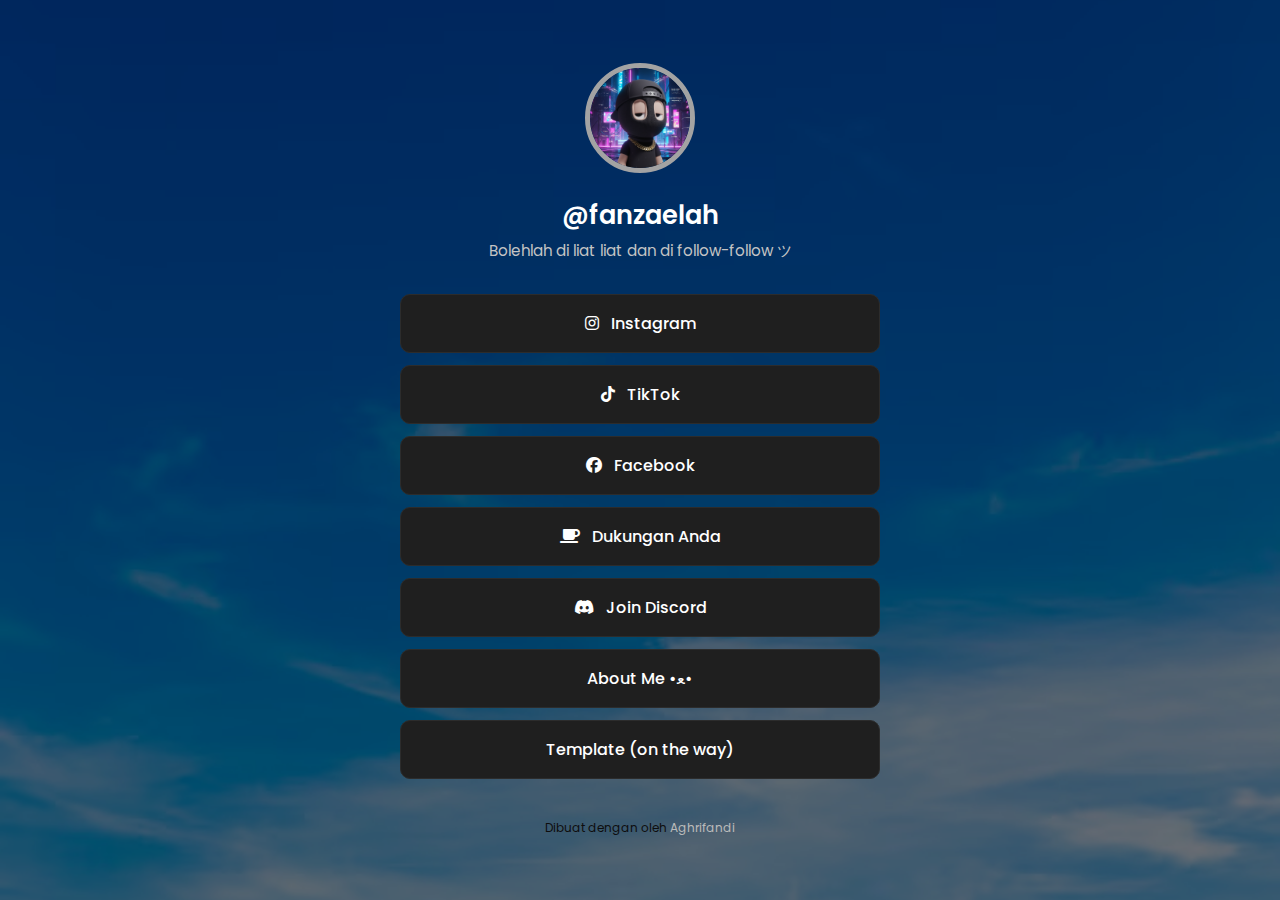
<file: index.html>
<!DOCTYPE html>
<html lang="id">
<head>
  <meta charset="UTF-8">
  <title>@username | Linktree Clone</title>
  <meta name="viewport" content="width=device-width, initial-scale=1">
  <link rel="stylesheet" href="style.css">
  <!-- Font & ikon (opsional) -->
  <link href="https://fonts.googleapis.com/css2?family=Poppins:wght@300;400;600&display=swap" rel="stylesheet">
  <link rel="stylesheet" href="https://cdnjs.cloudflare.com/ajax/libs/font-awesome/6.4.0/css/all.min.css">
</head>
<body>
  <div class="container">
    <!-- Foto profil -->
    <img src="pp.png" alt="Foto profil" class="avatar">

    <!-- Nama & bio -->
    <h1>@fanzaelah</h1>
    <p class="bio">Bolehlah di liat liat dan di follow-follow ツ</p>

    <!-- Tombol-tombol link -->
    <a class="link-btn" href="https://instagram.com/username" target="_blank" rel="noopener">
      <i class="fab fa-instagram"></i> Instagram
    </a>

    <a class="link-btn" href="https://www.tiktok.com/@fanzaelah?is_from_webapp=1&sender_device=pc" target="_blank" rel="noopener">
      <i class="fab fa-tiktok"></i> TikTok
    </a>

    <a class="link-btn" href="https://youtube.com/c/username" target="_blank" rel="noopener">
      <i class="fab fa-facebook"></i> Facebook
    </a>

    <a class="link-btn" href="https://saweria.co/FanzzKuyy" target="_blank" rel="noopener">
      <i class="fas fa-coffee"></i> Dukungan Anda
    </a>

    <a class="link-btn" href="https://discord.gg/dYnHsH6p" target="_blank" rel="noopener">
      <i class="fab fa-discord"></i> Join Discord
    </a>

       <a class="link-btn" href="aboutme.html" target="_blank" rel="noopener">
       About Me •ﻌ•
    </a>

<a class="link-btn" href="template.html" target="_blank" rel="noopener">
       Template (on the way)
    </a>

    <!-- Footer kecil -->
    <footer>
      <p>Dibuat dengan oleh <a href="https://github.com/username" target="_blank" rel="noopener">Aghrifandi</a></p>
    </footer>
  </div>
</body>
</html>
</file>
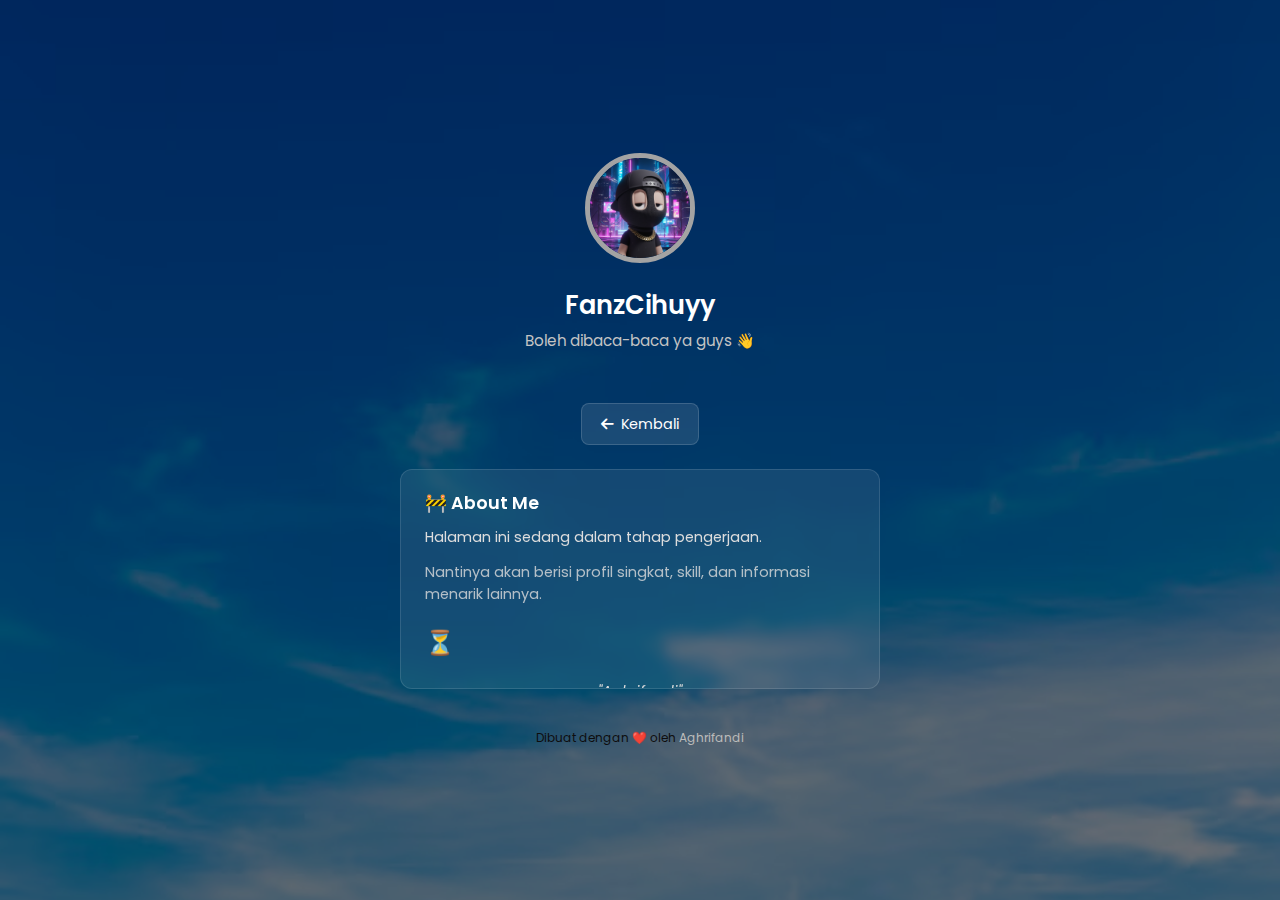
<file: aboutme.html>
<!DOCTYPE html>
<html lang="id">
<head>
  <meta charset="UTF-8">
  <title>FanzCihuyy | About Me</title>
  <meta name="viewport" content="width=device-width, initial-scale=1">

  <!-- CSS utama -->
  <link rel="stylesheet" href="style.css">

  <!-- Font & Icon -->
  <link href="https://fonts.googleapis.com/css2?family=Poppins:wght@300;400;600&display=swap" rel="stylesheet">
  <link rel="stylesheet" href="https://cdnjs.cloudflare.com/ajax/libs/font-awesome/6.4.0/css/all.min.css">
</head>
<body>
  <div class="container">

    <!-- Foto profil -->
    <img src="pp.png" alt="Foto profil" class="avatar">

    <!-- Nama & bio -->
    <h1>FanzCihuyy</h1>
    <p class="bio">Boleh dibaca-baca ya guys 👋</p>

    <!-- Tombol kembali -->
    <a href="index.html" class="back-btn">
      <i class="fa fa-arrow-left"></i> Kembali
    </a>

    <!-- ABOUT ME -->
    <section class="about-box">
      <h2>🚧 About Me</h2>

      <p style="margin-top: 10px;">
        Halaman ini sedang dalam tahap pengerjaan.
      </p>

      <p style="opacity: 0.8;">
        Nantinya akan berisi profil singkat, skill, dan informasi menarik lainnya.
      </p>

      <div style="margin: 20px 0; font-size: 24px;">
        ⏳
      </div>

      <p style="text-align: center; font-style: italic;">
        "Aghrifandi"
      </p>
    </section>

    <!-- Footer -->
    <footer>
      <p>
        Dibuat dengan ❤️ oleh
        <a href="https://github.com/username" target="_blank" rel="noopener">
          Aghrifandi
        </a>
      </p>
    </footer>

  </div>
</body>
</html>
</file>
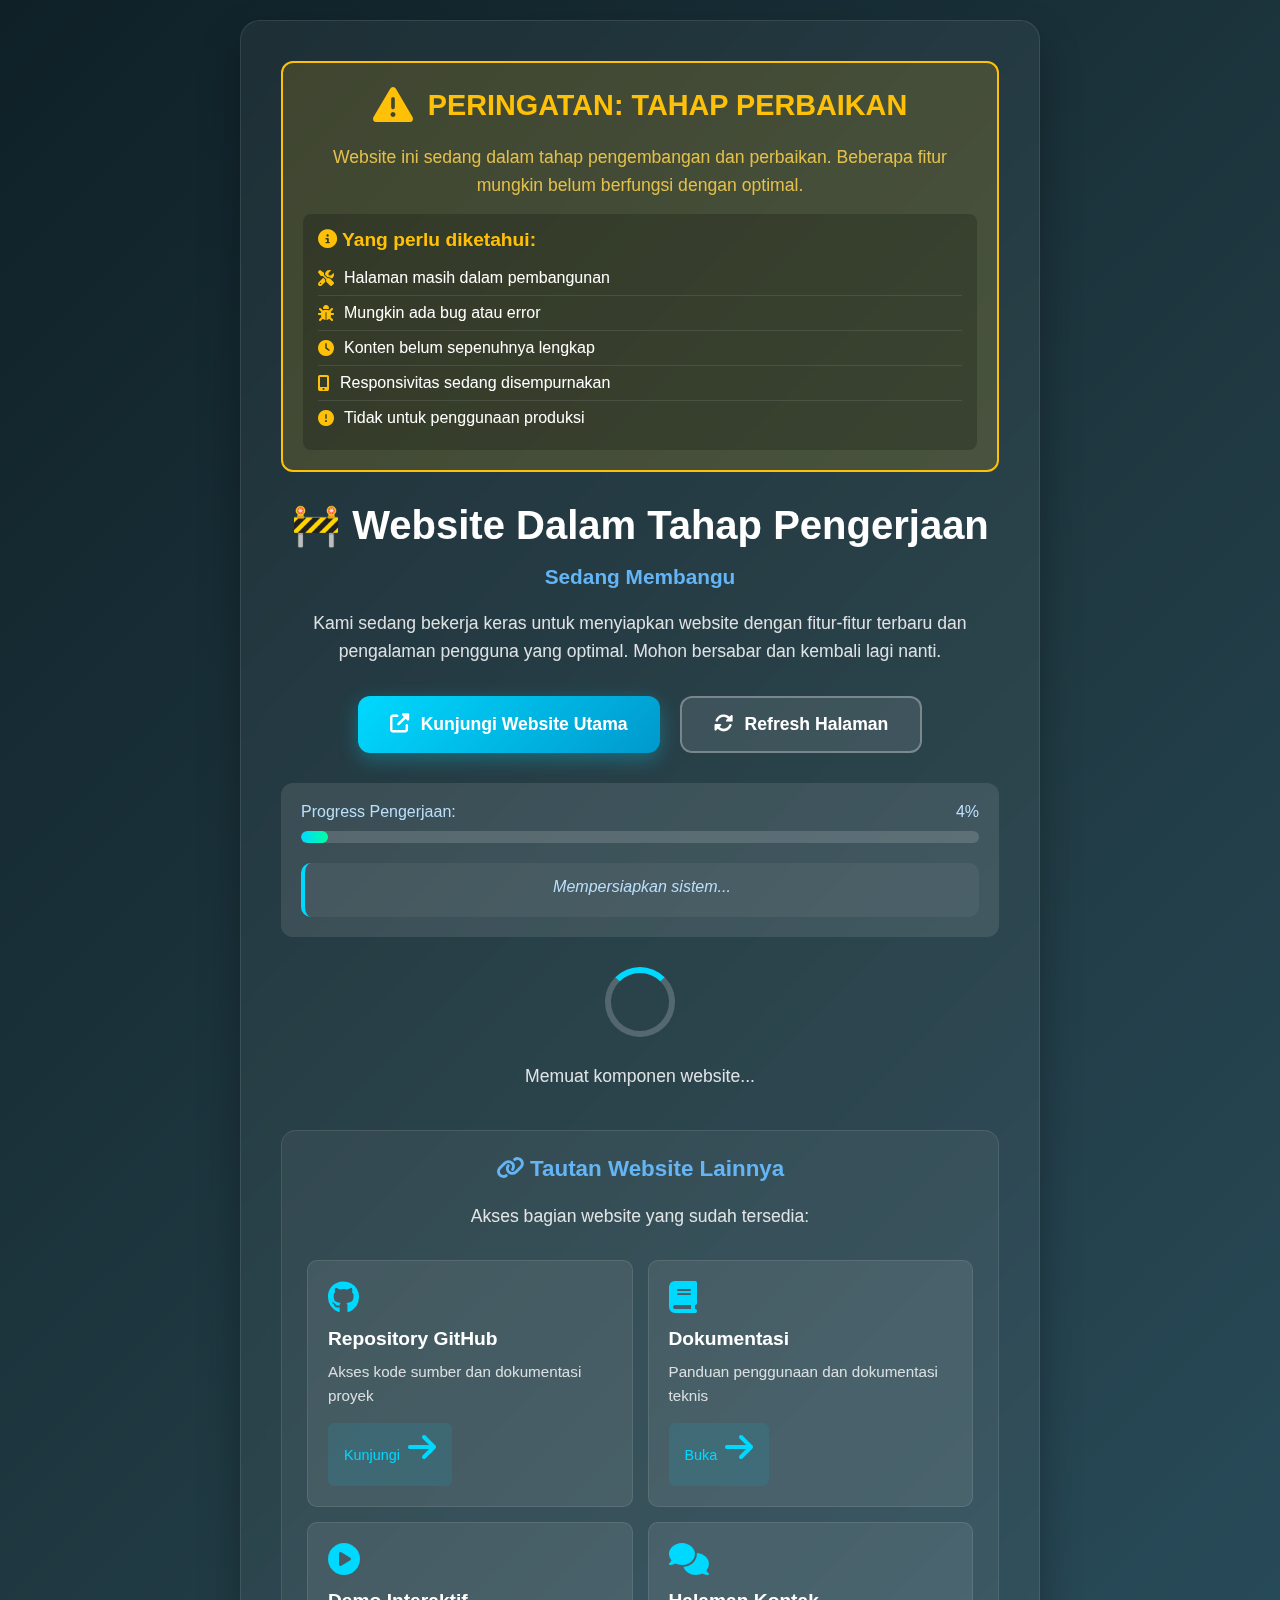
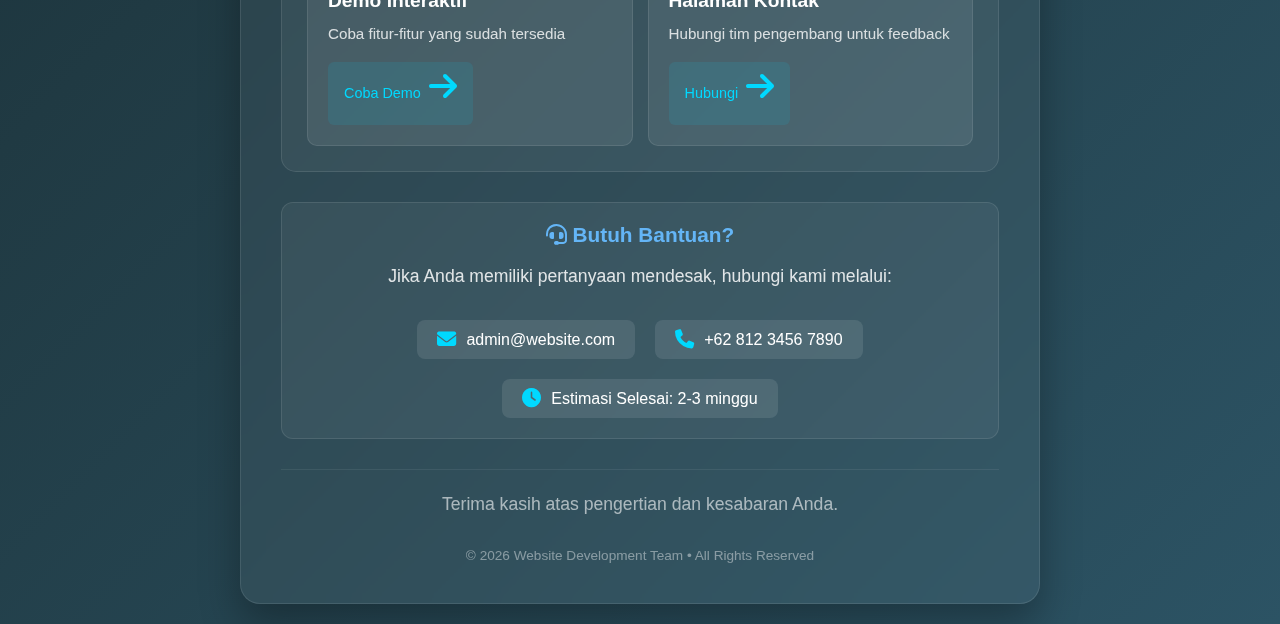
<file: template.html>
<!DOCTYPE html>
<html lang="id">
<head>
  <meta charset="UTF-8" />
  <meta name="viewport" content="width=device-width, initial-scale=1.0" />
  <title>Website Dalam Tahap Pengerjaan</title>

  <!-- CSS -->
  <style>
    * {
      margin: 0;
      padding: 0;
      box-sizing: border-box;
      font-family: 'Segoe UI', Tahoma, Geneva, Verdana, sans-serif;
    }

    body {
      min-height: 100vh;
      background: linear-gradient(135deg, #0f2027, #203a43, #2c5364);
      display: flex;
      align-items: center;
      justify-content: center;
      color: #ffffff;
      text-align: center;
      padding: 20px;
    }

    .container {
      padding: 40px;
      max-width: 800px;
      width: 100%;
      background: rgba(255, 255, 255, 0.05);
      border-radius: 20px;
      backdrop-filter: blur(10px);
      box-shadow: 0 20px 40px rgba(0, 0, 0, 0.3);
      border: 1px solid rgba(255, 255, 255, 0.1);
    }

    .warning-container {
      background: rgba(255, 193, 7, 0.15);
      border: 2px solid #ffc107;
      border-radius: 12px;
      padding: 20px;
      margin-bottom: 30px;
      animation: pulse 2s infinite;
    }

    @keyframes pulse {
      0%, 100% { transform: scale(1); }
      50% { transform: scale(1.02); }
    }

    .warning-header {
      display: flex;
      align-items: center;
      justify-content: center;
      gap: 15px;
      margin-bottom: 15px;
    }

    .warning-icon {
      font-size: 2.5rem;
      color: #ffc107;
      animation: bounce 1s infinite alternate;
    }

    @keyframes bounce {
      from { transform: translateY(0); }
      to { transform: translateY(-10px); }
    }

    .warning-title {
      font-size: 1.8rem;
      color: #ffc107;
      font-weight: 700;
    }

    .warning-text {
      color: #ffd54f;
      font-size: 1.1rem;
      line-height: 1.6;
      margin-bottom: 15px;
    }

    .warning-details {
      background: rgba(0, 0, 0, 0.2);
      padding: 15px;
      border-radius: 8px;
      margin-top: 15px;
      text-align: left;
    }

    .warning-details h3 {
      color: #ffc107;
      margin-bottom: 10px;
      font-size: 1.2rem;
    }

    .warning-list {
      list-style-type: none;
      padding-left: 0;
    }

    .warning-list li {
      padding: 8px 0;
      border-bottom: 1px solid rgba(255, 255, 255, 0.1);
      display: flex;
      align-items: center;
      gap: 10px;
    }

    .warning-list li:last-child {
      border-bottom: none;
    }

    .warning-list i {
      color: #ffc107;
    }

    h1 {
      font-size: 2.5rem;
      margin-bottom: 16px;
      color: #ffffff;
    }

    .subtitle {
      font-size: 1.3rem;
      color: #64b5f6;
      margin-bottom: 20px;
      font-weight: 600;
    }

    p {
      font-size: 1.1rem;
      opacity: 0.85;
      margin-bottom: 30px;
      line-height: 1.6;
    }

    /* Tombol Navigasi */
    .button-container {
      display: flex;
      justify-content: center;
      gap: 20px;
      margin: 30px 0;
      flex-wrap: wrap;
    }

    .nav-button {
      padding: 16px 32px;
      font-size: 1.1rem;
      font-weight: 600;
      border: none;
      border-radius: 12px;
      cursor: pointer;
      transition: all 0.3s ease;
      display: flex;
      align-items: center;
      justify-content: center;
      gap: 12px;
      min-width: 200px;
      text-decoration: none;
    }

    .nav-button.primary {
      background: linear-gradient(135deg, #00d9ff, #0099cc);
      color: white;
      box-shadow: 0 6px 20px rgba(0, 217, 255, 0.3);
    }

    .nav-button.primary:hover {
      transform: translateY(-5px);
      box-shadow: 0 10px 25px rgba(0, 217, 255, 0.4);
      background: linear-gradient(135deg, #00c4e8, #0088aa);
    }

    .nav-button.secondary {
      background: rgba(255, 255, 255, 0.1);
      color: white;
      border: 2px solid rgba(255, 255, 255, 0.3);
    }

    .nav-button.secondary:hover {
      background: rgba(255, 255, 255, 0.2);
      transform: translateY(-5px);
      border-color: rgba(255, 255, 255, 0.5);
    }

    .nav-button i {
      font-size: 1.2rem;
    }

    .loader-container {
      margin: 30px 0;
    }

    .loader {
      width: 70px;
      height: 70px;
      border: 6px solid rgba(255, 255, 255, 0.2);
      border-top: 6px solid #00d9ff;
      border-radius: 50%;
      animation: spin 1s linear infinite;
      margin: 0 auto 25px;
    }

    @keyframes spin {
      0% { transform: rotate(0deg); }
      100% { transform: rotate(360deg); }
    }

    .progress-section {
      background: rgba(255, 255, 255, 0.1);
      padding: 20px;
      border-radius: 12px;
      margin: 30px 0;
    }

    .progress-label {
      display: flex;
      justify-content: space-between;
      margin-bottom: 10px;
      font-size: 1rem;
      color: #bbdefb;
    }

    .progress {
      width: 100%;
      height: 12px;
      background: rgba(255, 255, 255, 0.15);
      border-radius: 10px;
      overflow: hidden;
      margin-bottom: 10px;
    }

    .progress-bar {
      height: 100%;
      width: 0%;
      background: linear-gradient(90deg, #00d9ff, #00ffa2);
      transition: width 0.5s ease;
      border-radius: 10px;
    }

    .status-messages {
      margin-top: 20px;
      padding: 15px;
      background: rgba(255, 255, 255, 0.05);
      border-radius: 10px;
      border-left: 4px solid #00d9ff;
    }

    .status-text {
      font-size: 1rem;
      color: #bbdefb;
      font-style: italic;
      min-height: 24px;
    }

    .website-links {
      margin-top: 40px;
      padding: 25px;
      background: rgba(255, 255, 255, 0.05);
      border-radius: 15px;
      border: 1px solid rgba(255, 255, 255, 0.1);
    }

    .website-links h3 {
      color: #64b5f6;
      margin-bottom: 20px;
      font-size: 1.4rem;
    }

    .links-grid {
      display: grid;
      grid-template-columns: repeat(auto-fit, minmax(250px, 1fr));
      gap: 15px;
      margin-top: 20px;
    }

    .link-card {
      background: rgba(255, 255, 255, 0.08);
      border-radius: 10px;
      padding: 20px;
      transition: all 0.3s ease;
      border: 1px solid rgba(255, 255, 255, 0.1);
      text-align: left;
      cursor: pointer;
    }

    .link-card:hover {
      background: rgba(255, 255, 255, 0.12);
      transform: translateY(-5px);
      border-color: rgba(0, 217, 255, 0.3);
    }

    .link-card i {
      font-size: 2rem;
      color: #00d9ff;
      margin-bottom: 15px;
    }

    .link-card h4 {
      color: white;
      margin-bottom: 10px;
      font-size: 1.2rem;
    }

    .link-card p {
      font-size: 0.95rem;
      opacity: 0.8;
      margin-bottom: 15px;
    }

    .link-button {
      display: inline-flex;
      align-items: center;
      gap: 8px;
      padding: 8px 16px;
      background: rgba(0, 217, 255, 0.1);
      color: #00d9ff;
      border-radius: 6px;
      text-decoration: none;
      font-size: 0.9rem;
      transition: all 0.3s ease;
    }

    .link-button:hover {
      background: rgba(0, 217, 255, 0.2);
      transform: translateX(5px);
    }

    .contact-info {
      margin-top: 30px;
      padding: 20px;
      background: rgba(255, 255, 255, 0.05);
      border-radius: 12px;
      border: 1px solid rgba(255, 255, 255, 0.1);
    }

    .contact-info h3 {
      color: #64b5f6;
      margin-bottom: 15px;
      font-size: 1.3rem;
    }

    .contact-details {
      display: flex;
      flex-wrap: wrap;
      justify-content: center;
      gap: 20px;
      margin-top: 15px;
    }

    .contact-item {
      display: flex;
      align-items: center;
      gap: 10px;
      padding: 10px 20px;
      background: rgba(255, 255, 255, 0.1);
      border-radius: 8px;
      transition: transform 0.3s ease;
    }

    .contact-item:hover {
      transform: translateY(-3px);
      background: rgba(255, 255, 255, 0.15);
    }

    .contact-item i {
      color: #00d9ff;
      font-size: 1.2rem;
    }

    footer {
      margin-top: 30px;
      font-size: 0.9rem;
      opacity: 0.7;
      padding-top: 20px;
      border-top: 1px solid rgba(255, 255, 255, 0.1);
    }

    .copyright {
      margin-top: 10px;
      font-size: 0.85rem;
      opacity: 0.6;
    }

    /* Modal untuk konfirmasi */
    .modal {
      display: none;
      position: fixed;
      top: 0;
      left: 0;
      width: 100%;
      height: 100%;
      background: rgba(0, 0, 0, 0.8);
      z-index: 1000;
      align-items: center;
      justify-content: center;
    }

    .modal.active {
      display: flex;
    }

    .modal-content {
      background: linear-gradient(135deg, #1e3c72, #2a5298);
      padding: 30px;
      border-radius: 15px;
      max-width: 500px;
      width: 90%;
      text-align: center;
      box-shadow: 0 20px 40px rgba(0, 0, 0, 0.5);
      border: 1px solid rgba(255, 255, 255, 0.1);
    }

    .modal-icon {
      font-size: 3rem;
      color: #ffc107;
      margin-bottom: 20px;
    }

    .modal-content h3 {
      color: white;
      margin-bottom: 15px;
      font-size: 1.5rem;
    }

    .modal-content p {
      color: #bbdefb;
      margin-bottom: 25px;
    }

    .modal-buttons {
      display: flex;
      gap: 15px;
      justify-content: center;
    }

    .modal-button {
      padding: 12px 24px;
      border: none;
      border-radius: 8px;
      font-weight: 600;
      cursor: pointer;
      transition: all 0.3s ease;
      min-width: 120px;
    }

    .modal-button.confirm {
      background: #00d9ff;
      color: #0f2027;
    }

    .modal-button.confirm:hover {
      background: #00c4e8;
      transform: translateY(-3px);
    }

    .modal-button.cancel {
      background: rgba(255, 255, 255, 0.1);
      color: white;
    }

    .modal-button.cancel:hover {
      background: rgba(255, 255, 255, 0.2);
      transform: translateY(-3px);
    }

    /* Responsive Design */
    @media (max-width: 768px) {
      .container {
        padding: 25px;
      }
      
      h1 {
        font-size: 2rem;
      }
      
      .warning-title {
        font-size: 1.5rem;
      }
      
      .subtitle {
        font-size: 1.1rem;
      }
      
      .button-container {
        flex-direction: column;
        align-items: center;
      }
      
      .nav-button {
        width: 100%;
        max-width: 300px;
      }
      
      .links-grid {
        grid-template-columns: 1fr;
      }
      
      .contact-details {
        flex-direction: column;
        gap: 10px;
      }
      
      .contact-item {
        justify-content: center;
      }
    }

    @media (max-width: 480px) {
      .container {
        padding: 20px;
      }
      
      h1 {
        font-size: 1.8rem;
      }
      
      .warning-container {
        padding: 15px;
      }
      
      .warning-header {
        flex-direction: column;
        gap: 10px;
      }
      
      .modal-content {
        padding: 20px;
      }
      
      .modal-buttons {
        flex-direction: column;
      }
    }
  </style>
  
  <!-- Font Awesome untuk ikon -->
  <link rel="stylesheet" href="https://cdnjs.cloudflare.com/ajax/libs/font-awesome/6.4.0/css/all.min.css">
</head>
<body>
  <!-- Modal Konfirmasi -->
  <div class="modal" id="warning-modal">
    <div class="modal-content">
      <div class="modal-icon">
        <i class="fas fa-exclamation-triangle"></i>
      </div>
      <h3>Website Masih Dalam Perbaikan</h3>
      <p>
        Anda akan menuju ke website yang masih dalam tahap pengembangan. 
        Beberapa fitur mungkin belum berfungsi dengan optimal atau mengalami error.
      </p>
      <div class="modal-buttons">
        <button class="modal-button confirm" id="continue-button">
          <i class="fas fa-check-circle"></i> Lanjutkan
        </button>
        <button class="modal-button cancel" id="cancel-button">
          <i class="fas fa-times-circle"></i> Kembali
        </button>
      </div>
    </div>
  </div>

  <div class="container">
    <!-- Peringatan Tahap Perbaikan -->
    <div class="warning-container">
      <div class="warning-header">
        <div class="warning-icon">
          <i class="fas fa-exclamation-triangle"></i>
        </div>
        <h2 class="warning-title">PERINGATAN: TAHAP PERBAIKAN</h2>
      </div>
      
      <p class="warning-text">
        Website ini sedang dalam tahap pengembangan dan perbaikan. Beberapa fitur mungkin belum berfungsi dengan optimal.
      </p>
      
      <div class="warning-details">
        <h3><i class="fas fa-info-circle"></i> Yang perlu diketahui:</h3>
        <ul class="warning-list">
          <li><i class="fas fa-tools"></i> Halaman masih dalam pembangunan</li>
          <li><i class="fas fa-bug"></i> Mungkin ada bug atau error</li>
          <li><i class="fas fa-clock"></i> Konten belum sepenuhnya lengkap</li>
          <li><i class="fas fa-mobile-alt"></i> Responsivitas sedang disempurnakan</li>
          <li><i class="fas fa-exclamation-circle"></i> Tidak untuk penggunaan produksi</li>
        </ul>
      </div>
    </div>

    <h1>🚧 Website Dalam Tahap Pengerjaan</h1>
    <div class="subtitle">Sedang Membangun Pengalaman Terbaik untuk Anda</div>
    
    <p>
      Kami sedang bekerja keras untuk menyiapkan website dengan fitur-fitur terbaru 
      dan pengalaman pengguna yang optimal. Mohon bersabar dan kembali lagi nanti.
    </p>

    <!-- Tombol Navigasi Utama -->
    <div class="button-container">
      <a href="https://rifan123321.github.io/fanz-template/" class="nav-button primary" id="main-website-btn">
        <i class="fas fa-external-link-alt"></i>
        Kunjungi Website Utama
      </a>
      
      <button class="nav-button secondary" id="refresh-btn">
        <i class="fas fa-sync-alt"></i>
        Refresh Halaman
      </button>
    </div>

    <div class="progress-section">
      <div class="progress-label">
        <span>Progress Pengerjaan:</span>
        <span id="percent-text">0%</span>
      </div>
      <div class="progress">
        <div class="progress-bar" id="progress-bar"></div>
      </div>
      
      <div class="status-messages">
        <div class="status-text" id="status-text">Mempersiapkan sistem...</div>
      </div>
    </div>

    <div class="loader-container">
      <div class="loader"></div>
      <p>Memuat komponen website...</p>
    </div>

    <!-- Bagian Website Links -->
    <div class="website-links">
      <h3><i class="fas fa-link"></i> Tautan Website Lainnya</h3>
      <p>Akses bagian website yang sudah tersedia:</p>
      
      <div class="links-grid">
        <div class="link-card" data-url="https://github.com">
          <i class="fab fa-github"></i>
          <h4>Repository GitHub</h4>
          <p>Akses kode sumber dan dokumentasi proyek</p>
          <a href="https://github.com" target="_blank" class="link-button">
            Kunjungi <i class="fas fa-arrow-right"></i>
          </a>
        </div>
        
        <div class="link-card" data-url="/documentation">
          <i class="fas fa-book"></i>
          <h4>Dokumentasi</h4>
          <p>Panduan penggunaan dan dokumentasi teknis</p>
          <a href="/documentation" class="link-button">
            Buka <i class="fas fa-arrow-right"></i>
          </a>
        </div>
        
        <div class="link-card" data-url="/demo">
          <i class="fas fa-play-circle"></i>
          <h4>Demo Interaktif</h4>
          <p>Coba fitur-fitur yang sudah tersedia</p>
          <a href="/demo" class="link-button">
            Coba Demo <i class="fas fa-arrow-right"></i>
          </a>
        </div>
        
        <div class="link-card" data-url="/contact">
          <i class="fas fa-comments"></i>
          <h4>Halaman Kontak</h4>
          <p>Hubungi tim pengembang untuk feedback</p>
          <a href="/contact" class="link-button">
            Hubungi <i class="fas fa-arrow-right"></i>
          </a>
        </div>
      </div>
    </div>

    <div class="contact-info">
      <h3><i class="fas fa-headset"></i> Butuh Bantuan?</h3>
      <p>Jika Anda memiliki pertanyaan mendesak, hubungi kami melalui:</p>
      
      <div class="contact-details">
        <div class="contact-item">
          <i class="fas fa-envelope"></i>
          <span>admin@website.com</span>
        </div>
        <div class="contact-item">
          <i class="fas fa-phone"></i>
          <span>+62 812 3456 7890</span>
        </div>
        <div class="contact-item">
          <i class="fas fa-clock"></i>
          <span>Estimasi Selesai: 2-3 minggu</span>
        </div>
      </div>
    </div>

    <footer>
      <p>Terima kasih atas pengertian dan kesabaran Anda.</p>
      <div class="copyright">
        © <span id="year"></span> Website Development Team • All Rights Reserved
      </div>
    </footer>
  </div>

  <!-- JavaScript -->
  <script>
    // Elemen DOM
    const yearText = document.getElementById('year');
    const progressBar = document.getElementById('progress-bar');
    const percentText = document.getElementById('percent-text');
    const statusText = document.getElementById('status-text');
    const mainWebsiteBtn = document.getElementById('main-website-btn');
    const refreshBtn = document.getElementById('refresh-btn');
    const warningModal = document.getElementById('warning-modal');
    const continueButton = document.getElementById('continue-button');
    const cancelButton = document.getElementById('cancel-button');
    const linkCards = document.querySelectorAll('.link-card');

    // Status messages untuk ditampilkan
    const statusMessages = [
      "Mempersiapkan sistem...",
      "Memuat komponen UI...",
      "Mengoptimasi performa...",
      "Menyiapkan database...",
      "Menguji responsivitas...",
      "Memeriksa keamanan...",
      "Menyempurnakan desain...",
      "Hampir selesai..."
    ];

    // URL tujuan website (ganti dengan URL asli Anda)
    const WEBSITE_URL = "https://your-website.com"; // Ganti dengan URL website Anda
    let progress = 0;
    let currentStatus = 0;
    let targetUrl = '';

    // Update tahun
    yearText.textContent = new Date().getFullYear();

    // Simulasi progress dan status
    const progressInterval = setInterval(() => {
      if (progress >= 100) {
        clearInterval(progressInterval);
        statusText.textContent = "✅ Website siap dalam waktu dekat!";
        
        // Tambahkan pesan di tombol utama ketika progress selesai
        mainWebsiteBtn.innerHTML = '<i class="fas fa-rocket"></i> Website Siap Diakses!';
        mainWebsiteBtn.style.background = 'linear-gradient(135deg, #4CAF50, #2E7D32)';
        return;
      }

      // Increment progress dengan random
      const increment = Math.floor(Math.random() * 4) + 1;
      progress = Math.min(progress + increment, 100);
      
      // Update progress bar dan text
      progressBar.style.width = progress + '%';
      percentText.textContent = progress + '%';

      // Update status message setiap 15% progress
      if (progress >= 15 && currentStatus === 0) {
        statusText.textContent = statusMessages[1];
        currentStatus = 1;
      } else if (progress >= 30 && currentStatus === 1) {
        statusText.textContent = statusMessages[2];
        currentStatus = 2;
      } else if (progress >= 45 && currentStatus === 2) {
        statusText.textContent = statusMessages[3];
        currentStatus = 3;
      } else if (progress >= 60 && currentStatus === 3) {
        statusText.textContent = statusMessages[4];
        currentStatus = 4;
      } else if (progress >= 75 && currentStatus === 4) {
        statusText.textContent = statusMessages[5];
        currentStatus = 5;
      } else if (progress >= 90 && currentStatus === 5) {
        statusText.textContent = statusMessages[6];
        currentStatus = 6;
      }
    }, 500);

    // Efek ketikan untuk subtitle
    const subtitle = document.querySelector('.subtitle');
    const originalSubtitle = subtitle.textContent;
    subtitle.textContent = '';
    
    let charIndex = 0;
    const typeEffect = setInterval(() => {
      if (charIndex < originalSubtitle.length) {
        subtitle.textContent += originalSubtitle.charAt(charIndex);
        charIndex++;
      } else {
        clearInterval(typeEffect);
      }
    }, 50);

    // Fungsi untuk membuka modal peringatan
    function showWarningModal(url) {
      targetUrl = url;
      warningModal.classList.add('active');
    }

    // Fungsi untuk menutup modal
    function closeWarningModal() {
      warningModal.classList.remove('active');
      targetUrl = '';
    }

    // Fungsi untuk membuka website
    function openWebsite() {
      if (targetUrl) {
        // Simulasi loading sebelum redirect
        continueButton.innerHTML = '<i class="fas fa-spinner fa-spin"></i> Mengalihkan...';
        continueButton.disabled = true;
        
        setTimeout(() => {
          // Redirect ke website tujuan
          window.location.href = targetUrl;
        }, 1000);
      }
    }

    // Event Listeners
    mainWebsiteBtn.addEventListener('click', function(e) {
      e.preventDefault();
      showWarningModal(WEBSITE_URL);
    });

    refreshBtn.addEventListener('click', function() {
      // Simulasi refresh dengan animasi
      refreshBtn.innerHTML = '<i class="fas fa-spinner fa-spin"></i> Merefresh...';
      refreshBtn.disabled = true;
      
      setTimeout(() => {
        location.reload();
      }, 1000);
    });

    continueButton.addEventListener('click', openWebsite);
    cancelButton.addEventListener('click', closeWarningModal);

    // Tutup modal jika klik di luar konten modal
    warningModal.addEventListener('click', function(e) {
      if (e.target === warningModal) {
        closeWarningModal();
      }
    });

    // Tambahkan efek hover dan klik pada card links
    linkCards.forEach(card => {
      card.addEventListener('click', function(e) {
        // Cegah jika yang diklik adalah link di dalam card
        if (!e.target.closest('a')) {
          const url = this.getAttribute('data-url');
          if (url.startsWith('http')) {
            // Buka link eksternal di tab baru
            window.open(url, '_blank');
          } else {
            // Untuk link internal, tampilkan modal peringatan
            showWarningModal(url);
          }
        }
      });
    });

    // Keyboard shortcuts
    document.addEventListener('keydown', function(e) {
      // ESC untuk menutup modal
      if (e.key === 'Escape' && warningModal.classList.contains('active')) {
        closeWarningModal();
      }
      
      // F5 untuk refresh
      if (e.key === 'F5') {
        e.preventDefault();
        refreshBtn.click();
      }
      
      // Enter untuk lanjut jika modal terbuka
      if (e.key === 'Enter' && warningModal.classList.contains('active')) {
        openWebsite();
      }
    });
  </script>
</body>
</html>
</file>
<file: style.css>
/* Reset dasar */
* { box-sizing: border-box; margin: 0; padding: 0; }

body {
  font-family: 'Poppins', sans-serif;
  color: #ffffff;
  min-height: 100vh;
  display: flex;
  align-items: center;
  justify-content: center;
  padding: 2rem;

  /* ===== GANTI BACKGROUND ===== */
  background: url("bg.jpg") no-repeat center center/cover;
  /* supaya teks tetap terbaca, tambahkan lapisan gelap */
  position: relative;
}

/* lapisan hitam transparan di atas foto */
body::before {
  content: "";
  position: absolute;
  inset: 0;
  background: rgba(0, 0, 0, 0.55); /* tingkat kegelapan 0-1 */
  z-index: -1;
}

.container {
  width: 100%;
  max-width: 480px;
  text-align: center;
}

/* Avatar bulat */
.avatar {
  width: 110px;
  height: 110px;
  border-radius: 50%;
  object-fit: cover;
  border: 5px solid #47373720;
  margin-bottom: 1rem;
  border-color: #a3a3a3;
}

/* Nama & bio */
h1 {
  font-size: 1.6rem;
  font-weight: 600;
  margin-bottom: 0.25rem;
}

.bio {
  font-size: 0.95rem;
  color: #c4c4c4;
  margin-bottom: 2rem;
}

/* Tombol link */
.link-btn {
  display: block;
  background: #1f1f1f;
  color: #ffffff;
  text-decoration: none;
  padding: 1rem 1.5rem;
  margin: 0.75rem 0;
  border-radius: 10px;
  font-weight: 500;
  transition: background 0.25s ease, transform 0.15s ease;
  border: 1px solid #2c2c2c;
}

.link-btn:hover {
  background: #2a2a2a;
  transform: translateY(-2px);
}

.link-btn i {
  margin-right: 0.5rem;
}

/* Footer */
footer {
  margin-top: 2.5rem;
  font-size: 0.75rem;
  color: #0e0d0d;
}

footer a {
  color: #bbbbbb;
  text-decoration: none;
}

footer a:hover {
  text-decoration: underline;
}

/* Responsif kecil */
@media (max-width: 400px) {
  h1 { font-size: 1.4rem; }
  .link-btn { font-size: 0.95rem; }
}

/* ===== ABOUT ME BOX ===== */
.about-box {
  background: rgba(255, 255, 255, 0.08);
  border: 1px solid rgba(255, 255, 255, 0.12);
  border-radius: 12px;
  padding: 1.25rem 1.5rem;
  margin: 1.5rem 0 2rem;
  text-align: left;        /* biar enak dibaca */
  max-height: 220px;       /* batas tinggi sebelum scroll */
  overflow-y: auto;        /* scroll otomatis kalau panjang */
  backdrop-filter: blur(6px); /* efek kaca (optional) */
}

.about-box h2 {
  font-size: 1.1rem;
  font-weight: 600;
  margin-bottom: 0.6rem;
  color: #ffffff;
}

.about-box p {
  font-size: 0.9rem;
  line-height: 1.55;
  color: #dddddd;
  margin-bottom: 0.75rem;
}

/* Scrollbar tipis gelap (supaya tak mengganggu) */
.about-box::-webkit-scrollbar {
  width: 5px;
}
.about-box::-webkit-scrollbar-thumb {
  background: rgba(255,255,255,0.25);
  border-radius: 4px;
}

/* Tombol kembali */
.back-btn {
  display: inline-flex;
  align-items: center;
  gap: 0.4rem;
  margin-top: 1.2rem;   /* jarak atas */
  padding: 0.6rem 1.2rem;
  background: rgba(255, 255, 255, 0.10);
  border: 1px solid rgba(255, 255, 255, 0.15);
  border-radius: 8px;
  color: #ffffff;
  font-size: 0.9rem;
  text-decoration: none;
  transition: background 0.25s ease, transform 0.15s ease;
}

.back-btn:hover {
  background: rgba(255, 255, 255, 0.18);
  transform: translateY(-2px);
}
</file>
